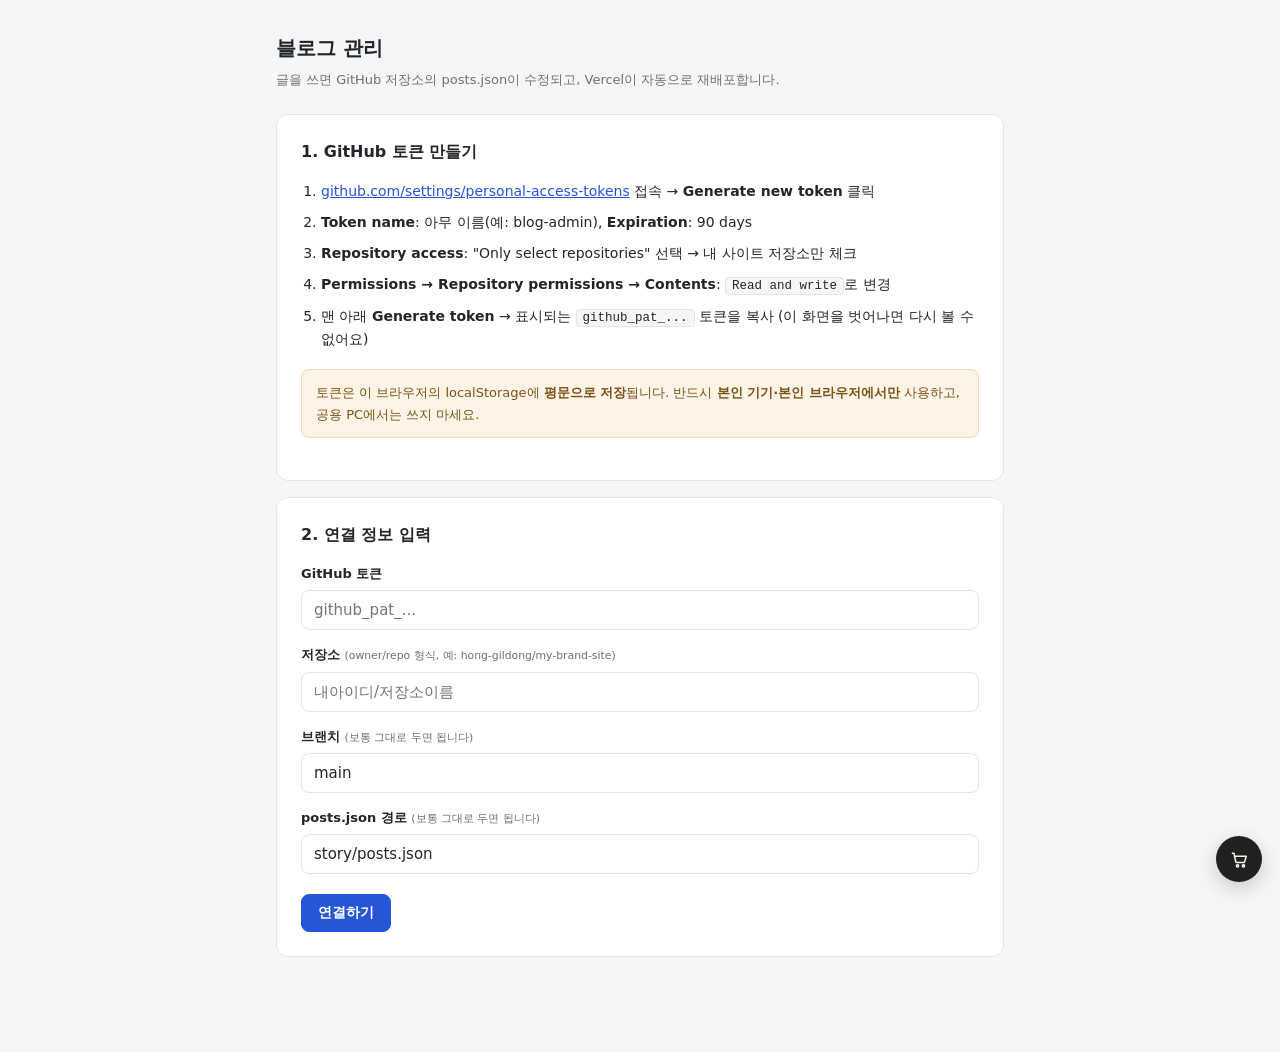
<file: story/admin.html>
<!DOCTYPE html>
<html lang="ko">
<head>
<meta charset="UTF-8">
<meta name="viewport" content="width=device-width, initial-scale=1">
<meta name="description" content="뉴베리니팅 블로그 글을 관리하는 비공개 페이지입니다.">
<meta name="robots" content="noindex,nofollow">
<link rel="canonical" href="https://newberry-knitting.vercel.app/story/admin.html">
<title>블로그 관리 | 뉴베리니팅</title>
<link rel="stylesheet" href="../assets/cart.css">
<style>
:root{
  --a-bg:#f5f6f8; --a-panel:#ffffff; --a-ink:#22252a; --a-sub:#69707a;
  --a-line:#e2e5ea; --a-brand:#2456d6; --a-danger:#c0392b; --a-ok:#1e7e46;
}
*{margin:0;padding:0;box-sizing:border-box}
body{background:var(--a-bg);color:var(--a-ink);line-height:1.65;
  font-family:system-ui,-apple-system,'Apple SD Gothic Neo','Malgun Gothic',sans-serif;
  font-size:15px;min-height:100vh}
.wrap{max-width:760px;margin:0 auto;padding:32px 16px 80px}
h1{font-size:20px;font-weight:700;margin-bottom:4px}
.sub{color:var(--a-sub);font-size:13px;margin-bottom:24px}
.panel{background:var(--a-panel);border:1px solid var(--a-line);border-radius:12px;
  padding:24px;margin-bottom:16px}
.panel h2{font-size:16px;margin-bottom:14px}
ol.guide{margin:0 0 18px 20px;font-size:14px;color:var(--a-ink)}
ol.guide li{margin-bottom:8px}
ol.guide code{background:var(--a-bg);border:1px solid var(--a-line);border-radius:4px;
  padding:1px 6px;font-size:12.5px;word-break:break-all}
.warn{background:#fdf3e7;border:1px solid #f0d9b8;color:#7a5215;border-radius:8px;
  padding:12px 14px;font-size:13px;margin-bottom:18px}
label{display:block;font-size:13px;font-weight:600;margin:14px 0 6px}
label small{font-weight:400;color:var(--a-sub)}
input[type=text],input[type=password],input[type=date],textarea{
  width:100%;border:1px solid var(--a-line);border-radius:8px;padding:10px 12px;
  font-size:15px;font-family:inherit;background:#fff;color:var(--a-ink)}
input:focus,textarea:focus{outline:2px solid color-mix(in srgb,var(--a-brand) 35%,transparent);
  border-color:var(--a-brand)}
textarea{min-height:260px;resize:vertical;line-height:1.7}
.btn{display:inline-block;border:1px solid var(--a-line);background:#fff;color:var(--a-ink);
  border-radius:8px;padding:9px 16px;font-size:14px;font-weight:600;cursor:pointer;
  font-family:inherit}
.btn:hover{background:var(--a-bg)}
.btn.primary{background:var(--a-brand);border-color:var(--a-brand);color:#fff}
.btn.primary:hover{filter:brightness(1.08)}
.btn.danger{color:var(--a-danger)}
.btn.small{padding:5px 10px;font-size:12.5px;font-weight:500}
.btn:disabled{opacity:.5;cursor:default}
.row-actions{display:flex;gap:8px;margin-top:20px;flex-wrap:wrap}
.status{margin:14px 0 0;padding:11px 14px;border-radius:8px;font-size:13.5px;display:none}
.status.show{display:block}
.status.info{background:#eef3fd;color:#1d3f8f;border:1px solid #ccdaf6}
.status.ok{background:#e9f6ee;color:var(--a-ok);border:1px solid #c4e5d1}
.status.err{background:#fdeeec;color:var(--a-danger);border:1px solid #f2cdc7;white-space:pre-line}
.topbar{display:flex;justify-content:space-between;align-items:flex-start;gap:12px;
  flex-wrap:wrap;margin-bottom:20px}
.repo-chip{font-size:12.5px;color:var(--a-sub);background:var(--a-panel);
  border:1px solid var(--a-line);border-radius:999px;padding:4px 12px}
.tbl-wrap{overflow-x:auto}
table{width:100%;border-collapse:collapse;font-size:14px}
th,td{text-align:left;padding:11px 10px;border-bottom:1px solid var(--a-line);
  vertical-align:middle}
th{font-size:12px;color:var(--a-sub);font-weight:600;letter-spacing:.03em}
td.title-cell{font-weight:600;max-width:280px}
td .date{color:var(--a-sub);font-size:13px;white-space:nowrap}
td.ops{white-space:nowrap;text-align:right}
.empty-row td{color:var(--a-sub);text-align:center;padding:32px 10px}
.help{background:var(--a-bg);border:1px solid var(--a-line);border-radius:8px;
  padding:10px 14px;font-size:12.5px;color:var(--a-sub);margin-top:8px;line-height:1.8}
.help code{background:#fff;border:1px solid var(--a-line);border-radius:4px;padding:0 5px}
.hidden{display:none}
a.plain{color:var(--a-brand)}
@media (max-width:520px){
  .panel{padding:18px 14px}
  td.title-cell{max-width:150px}
}
</style>
</head>
<body>
<div class="wrap">
  <h1>블로그 관리</h1>
  <p class="sub">글을 쓰면 GitHub 저장소의 posts.json이 수정되고, Vercel이 자동으로 재배포합니다.</p>

  <!-- ===== 연결 화면 ===== -->
  <section id="view-connect" class="hidden">
    <div class="panel">
      <h2>1. GitHub 토큰 만들기</h2>
      <ol class="guide">
        <li><a class="plain" href="https://github.com/settings/personal-access-tokens" target="_blank" rel="noopener">github.com/settings/personal-access-tokens</a> 접속 → <strong>Generate new token</strong> 클릭</li>
        <li><strong>Token name</strong>: 아무 이름(예: blog-admin), <strong>Expiration</strong>: 90 days</li>
        <li><strong>Repository access</strong>: "Only select repositories" 선택 → 내 사이트 저장소만 체크</li>
        <li><strong>Permissions → Repository permissions → Contents</strong>: <code>Read and write</code>로 변경</li>
        <li>맨 아래 <strong>Generate token</strong> → 표시되는 <code>github_pat_...</code> 토큰을 복사 (이 화면을 벗어나면 다시 볼 수 없어요)</li>
      </ol>
      <div class="warn">토큰은 이 브라우저의 localStorage에 <strong>평문으로 저장</strong>됩니다. 반드시 <strong>본인 기기·본인 브라우저에서만</strong> 사용하고, 공용 PC에서는 쓰지 마세요.</div>
    </div>
    <div class="panel">
      <h2>2. 연결 정보 입력</h2>
      <form id="connect-form">
        <label>GitHub 토큰</label>
        <input type="password" id="c-token" placeholder="github_pat_..." autocomplete="off" required>
        <label>저장소 <small>(owner/repo 형식, 예: hong-gildong/my-brand-site)</small></label>
        <input type="text" id="c-repo" placeholder="내아이디/저장소이름" autocomplete="off" required>
        <label>브랜치 <small>(보통 그대로 두면 됩니다)</small></label>
        <input type="text" id="c-branch" value="main" autocomplete="off">
        <label>posts.json 경로 <small>(보통 그대로 두면 됩니다)</small></label>
        <input type="text" id="c-path" value="story/posts.json" autocomplete="off">
        <div class="row-actions">
          <button type="submit" class="btn primary">연결하기</button>
        </div>
      </form>
      <div id="connect-status" class="status"></div>
    </div>
  </section>

  <!-- ===== 목록 화면 ===== -->
  <section id="view-list" class="hidden">
    <div class="topbar">
      <span class="repo-chip" id="repo-chip"></span>
      <div style="display:flex;gap:8px;flex-wrap:wrap">
        <a class="btn small" href="../index.html" id="open-blog">내 블로그 열기</a>
        <button class="btn small" id="btn-reload">새로고침</button>
        <button class="btn small danger" id="btn-disconnect">연결 해제</button>
      </div>
    </div>
    <div class="panel">
      <div style="display:flex;justify-content:space-between;align-items:center;margin-bottom:14px">
        <h2 style="margin:0">글 목록</h2>
        <button class="btn primary" id="btn-new">새 글 쓰기</button>
      </div>
      <div class="tbl-wrap">
        <table>
          <thead><tr><th>제목</th><th>날짜</th><th style="text-align:right">관리</th></tr></thead>
          <tbody id="post-rows"></tbody>
        </table>
      </div>
      <div id="list-status" class="status"></div>
    </div>
  </section>

  <!-- ===== 편집 화면 ===== -->
  <section id="view-edit" class="hidden">
    <div class="panel">
      <h2 id="edit-heading">새 글 쓰기</h2>
      <form id="edit-form">
        <label>제목</label>
        <input type="text" id="f-title" required>
        <label>날짜</label>
        <input type="date" id="f-date" required>
        <label>요약 <small>(목록 카드에 보이는 한두 문장)</small></label>
        <input type="text" id="f-summary">
        <label>태그 <small>(콤마로 구분, 예: 브랜드, 신제품)</small></label>
        <input type="text" id="f-tags">
        <label>본문</label>
        <textarea id="f-body" required></textarea>
        <label>작성자 <small>(검색·AI 신뢰 신호. 예: 홍길동 · ○○ 대표)</small></label>
        <input type="text" id="f-author">
        <label>FAQ <small>(선택. 한 줄에 하나, <code>질문 | 답</code> 형식 — 글 끝에 접이식으로 붙고 FAQ 구조화 데이터가 됩니다)</small></label>
        <textarea id="f-faq" rows="3" placeholder="무기자차는 왜 하얗게 뜨나요? | 산화아연·이산화티탄 입자가 빛을 반사해서입니다. 얇게 여러 번 펴 바르면 줄어듭니다."></textarea>
        <label>참고·출처 <small>(선택. 한 줄에 하나, <code>제목 | URL</code> 형식)</small></label>
        <textarea id="f-sources" rows="2" placeholder="식약처 기능성화장품 안내 | https://..."></textarea>
        <div class="help">
          본문 작성 규칙 (이것만 지원해요)<br>
          &bull; 문단 나누기: 빈 줄 한 줄<br>
          &bull; 소제목: 줄 맨 앞에 <code>## </code><br>
          &bull; 목록: 줄 맨 앞에 <code>- </code>
        </div>
        <div class="row-actions">
          <button type="submit" class="btn primary" id="btn-save">저장</button>
          <button type="button" class="btn" id="btn-cancel">취소</button>
        </div>
      </form>
      <div id="edit-status" class="status"></div>
    </div>
  </section>
</div>

<script>
(function(){
  'use strict';
  var LS_KEY = 'blogAdminConfig';
  var API = 'https://api.github.com';
  var config = null;      // {token, repo, branch, path}
  var posts = [];         // 현재 posts 배열
  var currentSha = null;  // posts.json의 현재 sha
  var editingId = null;   // 수정 중인 글 id (새 글이면 null)

  // ---------- 유틸 ----------
  function $(id){ return document.getElementById(id); }
  function show(id){ ['view-connect','view-list','view-edit'].forEach(function(v){
    $(v).classList.toggle('hidden', v !== id); }); window.scrollTo(0,0); }
  function setStatus(id, type, msg){
    var n = $(id);
    n.className = 'status show ' + type;
    n.textContent = msg;
  }
  function clearStatus(id){ $(id).className = 'status'; $(id).textContent=''; }

  // 유니코드 안전 base64
  function b64encode(str){
    var bytes = new TextEncoder().encode(str), bin = '';
    for (var i = 0; i < bytes.length; i++) bin += String.fromCharCode(bytes[i]);
    return btoa(bin);
  }
  function b64decode(b64){
    var bin = atob(b64.replace(/\s/g,'')), bytes = new Uint8Array(bin.length);
    for (var i = 0; i < bin.length; i++) bytes[i] = bin.charCodeAt(i);
    return new TextDecoder().decode(bytes);
  }

  function slugify(title){
    var s = String(title).toLowerCase()
      .replace(/[^a-z0-9가-힣]+/g, '-')
      .replace(/^-+|-+$/g, '')
      .slice(0, 40);
    return (s || 'post') + '-' + Date.now().toString(36);
  }

  function today(){
    var d = new Date();
    return d.getFullYear() + '-' + String(d.getMonth()+1).padStart(2,'0') + '-' +
      String(d.getDate()).padStart(2,'0');
  }

  // ---------- GitHub API ----------
  function gh(method, urlPath, body){
    return fetch(API + urlPath, {
      method: method,
      headers: {
        'Authorization': 'Bearer ' + config.token,
        'Accept': 'application/vnd.github+json',
        'X-GitHub-Api-Version': '2022-11-28'
      },
      body: body ? JSON.stringify(body) : undefined
    });
  }

  function contentsPath(){
    return '/repos/' + config.repo + '/contents/' +
      config.path.split('/').map(encodeURIComponent).join('/');
  }

  function friendlyError(status, detail){
    if (status === 401) return '토큰이 올바르지 않거나 만료되었습니다. 연결 해제 후 새 토큰으로 다시 연결해 주세요.';
    if (status === 403) return '권한이 없습니다. 토큰의 Repository access에 이 저장소가 포함되어 있고, Contents 권한이 Read and write인지 확인해 주세요.';
    if (status === 404) return '파일을 찾을 수 없습니다. 저장소 이름(owner/repo), 브랜치, posts.json 경로를 확인해 주세요.';
    return 'GitHub 오류 (' + status + ')' + (detail ? '\n' + detail : '');
  }

  function loadPosts(){
    return gh('GET', contentsPath() + '?ref=' + encodeURIComponent(config.branch))
      .then(function(r){
        if (!r.ok) return r.json().catch(function(){return {};}).then(function(j){
          throw new Error(friendlyError(r.status, j.message));
        });
        return r.json();
      })
      .then(function(j){
        currentSha = j.sha;
        var parsed;
        try { parsed = JSON.parse(b64decode(j.content)); }
        catch(e){ throw new Error('posts.json 파싱에 실패했습니다. 파일이 올바른 JSON인지 확인해 주세요.'); }
        posts = Array.isArray(parsed) ? parsed : [];
        return posts;
      });
  }

  // newPosts 저장. 409/sha 불일치 시 1회 재로드 후 재시도.
  function savePosts(newPosts, message, isRetry){
    var body = {
      message: message,
      content: b64encode(JSON.stringify(newPosts, null, 2) + '\n'),
      sha: currentSha,
      branch: config.branch
    };
    return gh('PUT', contentsPath(), body).then(function(r){
      if (r.ok) return r.json().then(function(j){
        currentSha = j.content && j.content.sha;
        posts = newPosts;
      });
      return r.json().catch(function(){return {};}).then(function(j){
        var conflict = r.status === 409 ||
          (r.status === 422 && /sha/i.test(j.message || ''));
        if (conflict && !isRetry){
          // 원격이 먼저 바뀜: 재로드 후 1회 재시도 (내 변경을 최신 상태 위에 다시 적용해야 하므로
          // 여기서는 sha만 새로 받아 같은 내용으로 재시도)
          return loadPosts().then(function(){
            return savePosts(newPosts, message, true);
          });
        }
        throw new Error(friendlyError(r.status, j.message));
      });
    });
  }

  // ---------- 화면: 연결 ----------
  $('connect-form').addEventListener('submit', function(e){
    e.preventDefault();
    var repo = $('c-repo').value.trim().replace(/^https?:\/\/github\.com\//,'').replace(/\/+$/,'');
    var cfg = {
      token: $('c-token').value.trim(),
      repo: repo,
      branch: $('c-branch').value.trim() || 'main',
      path: $('c-path').value.trim().replace(/^\/+/,'') || 'story/posts.json'
    };
    if (!/^[^\/\s]+\/[^\/\s]+$/.test(cfg.repo)){
      setStatus('connect-status','err','저장소는 owner/repo 형식으로 입력해 주세요. (예: hong-gildong/my-site)');
      return;
    }
    config = cfg;
    setStatus('connect-status','info','연결 확인 중...');
    loadPosts().then(function(){
      localStorage.setItem(LS_KEY, JSON.stringify(cfg));
      clearStatus('connect-status');
      renderList();
      show('view-list');
    }).catch(function(err){
      config = null;
      setStatus('connect-status','err', err.message);
    });
  });

  // ---------- 화면: 목록 ----------
  function renderList(){
    $('repo-chip').textContent = config.repo + ' · ' + config.branch + ' · ' + config.path;
    var tbody = $('post-rows');
    tbody.textContent = '';
    var sorted = posts.slice().sort(function(a,b){
      return String(b.date||'').localeCompare(String(a.date||''));
    });
    if (sorted.length === 0){
      var tr = document.createElement('tr');
      tr.className = 'empty-row';
      var td = document.createElement('td');
      td.colSpan = 3;
      td.textContent = '아직 글이 없습니다. 첫 글을 써보세요.';
      tr.appendChild(td);
      tbody.appendChild(tr);
      return;
    }
    sorted.forEach(function(p){
      var tr = document.createElement('tr');
      var tdT = document.createElement('td');
      tdT.className = 'title-cell';
      tdT.textContent = String(p.title || '(제목 없음)');
      var tdD = document.createElement('td');
      var span = document.createElement('span');
      span.className = 'date';
      span.textContent = String(p.date || '');
      tdD.appendChild(span);
      var tdO = document.createElement('td');
      tdO.className = 'ops';
      var bE = document.createElement('button');
      bE.className = 'btn small'; bE.type = 'button'; bE.textContent = '수정';
      bE.addEventListener('click', function(){ openEdit(p.id); });
      var bD = document.createElement('button');
      bD.className = 'btn small danger'; bD.type = 'button'; bD.textContent = '삭제';
      bD.style.marginLeft = '6px';
      bD.addEventListener('click', function(){ removePost(p); });
      tdO.appendChild(bE); tdO.appendChild(bD);
      tr.appendChild(tdT); tr.appendChild(tdD); tr.appendChild(tdO);
      tbody.appendChild(tr);
    });
  }

  $('btn-reload').addEventListener('click', function(){
    setStatus('list-status','info','불러오는 중...');
    loadPosts().then(function(){ clearStatus('list-status'); renderList(); })
      .catch(function(err){ setStatus('list-status','err', err.message); });
  });

  $('btn-disconnect').addEventListener('click', function(){
    if (!confirm('연결을 해제할까요? 저장된 토큰과 설정이 이 브라우저에서 삭제됩니다.')) return;
    localStorage.removeItem(LS_KEY);
    config = null; posts = []; currentSha = null;
    $('c-token').value = '';
    show('view-connect');
  });

  function removePost(p){
    if (!confirm('"' + String(p.title||'') + '" 글을 삭제할까요? 되돌릴 수 없습니다.')) return;
    var newPosts = posts.filter(function(x){ return x.id !== p.id; });
    setStatus('list-status','info','삭제하는 중...');
    savePosts(newPosts, 'post: 삭제 - ' + String(p.title||p.id))
      .then(function(){
        renderList();
        setStatus('list-status','ok','삭제 완료 — Vercel이 1~2분 안에 자동 재배포합니다.');
      })
      .catch(function(err){ setStatus('list-status','err', err.message); });
  }

  // ---------- 화면: 편집 ----------
  function openEdit(id){
    editingId = id || null;
    clearStatus('edit-status');
    var p = null;
    if (id) posts.forEach(function(x){ if (x.id === id) p = x; });
    $('edit-heading').textContent = p ? '글 수정' : '새 글 쓰기';
    $('f-title').value = p ? String(p.title||'') : '';
    $('f-date').value = p ? String(p.date||today()) : today();
    $('f-summary').value = p ? String(p.summary||'') : '';
    $('f-tags').value = p && Array.isArray(p.tags) ? p.tags.join(', ') : '';
    $('f-body').value = p ? String(p.body||'') : '';
    $('f-author').value = p ? String(p.author||'') : (localStorage.getItem('blog-author') || '');
    $('f-faq').value = p && Array.isArray(p.faq) ? p.faq.map(function(f){ return (f.q||'') + ' | ' + (f.a||''); }).join('\n') : '';
    $('f-sources').value = p && Array.isArray(p.sources) ? p.sources.map(function(s){ return (s.title||'') + (s.url ? ' | ' + s.url : ''); }).join('\n') : '';
    show('view-edit');
  }

  $('btn-new').addEventListener('click', function(){ openEdit(null); });
  $('btn-cancel').addEventListener('click', function(){ show('view-list'); });

  $('edit-form').addEventListener('submit', function(e){
    e.preventDefault();
    var title = $('f-title').value.trim();
    var prev = null;
    if (editingId) posts.forEach(function(x){ if (x.id === editingId) prev = x; });
    function pairs(text, k1, k2){
      return text.split('\n').map(function(l){ return l.trim(); }).filter(Boolean).map(function(l){
        var i = l.indexOf('|'); var o = {};
        o[k1] = (i < 0 ? l : l.slice(0, i)).trim();
        if (i >= 0 && l.slice(i+1).trim()) o[k2] = l.slice(i+1).trim();
        return o;
      });
    }
    var author = $('f-author').value.trim();
    if (author) localStorage.setItem('blog-author', author);
    var faq = pairs($('f-faq').value, 'q', 'a').filter(function(f){ return f.q && f.a; });
    var sources = pairs($('f-sources').value, 'title', 'url');
    // 이 폼에 없는 필드(url·description·updated 등)는 그대로 보존합니다.
    var post = Object.assign({}, prev || {}, {
      id: editingId || slugify(title),
      title: title,
      date: $('f-date').value || today(),
      summary: $('f-summary').value.trim(),
      tags: $('f-tags').value.split(',').map(function(s){return s.trim();}).filter(Boolean),
      body: $('f-body').value.replace(/\r\n/g,'\n').trim()
    });
    if (author) post.author = author; else delete post.author;
    if (faq.length) post.faq = faq; else delete post.faq;
    if (sources.length) post.sources = sources; else delete post.sources;
    if (prev && prev.body !== post.body) post.updated = today();
    var newPosts;
    if (editingId){
      newPosts = posts.map(function(x){ return x.id === editingId ? post : x; });
    } else {
      newPosts = posts.concat([post]);
    }
    var btn = $('btn-save');
    btn.disabled = true;
    setStatus('edit-status','info','저장하는 중...');
    savePosts(newPosts, 'post: ' + title)
      .then(function(){
        btn.disabled = false;
        renderList();
        show('view-list');
        setStatus('list-status','ok','저장 완료 — Vercel이 1~2분 안에 자동 재배포합니다. 위의 "내 블로그 열기"로 확인해 보세요.');
      })
      .catch(function(err){
        btn.disabled = false;
        setStatus('edit-status','err', err.message);
      });
  });

  // ---------- 시작 ----------
  (function init(){
    var saved = null;
    try { saved = JSON.parse(localStorage.getItem(LS_KEY) || 'null'); } catch(e){}
    if (saved && saved.token && saved.repo){
      config = saved;
      show('view-list');
      $('repo-chip').textContent = config.repo;
      setStatus('list-status','info','글 목록을 불러오는 중...');
      loadPosts().then(function(){ clearStatus('list-status'); renderList(); })
        .catch(function(err){ setStatus('list-status','err', err.message); renderList(); });
    } else {
      show('view-connect');
    }
  })();
})();
</script>
  <script src="../assets/cart.js" defer></script>

</body>
</html>
</file>
<file: assets/cart.css>
/* ==========================================================================
   장바구니 부품 키트 — cart.css
   실행DAY 2026-08-29 · https://runday.irumai.kr/260829/kit/cart/

   ● 브랜드에 맞추려면 아래 변수 6개만 바꾸면 됩니다.
     클래스 이름은 전부 rdcart- 로 시작해서 내 사이트 CSS 와 겹치지 않습니다.
   ========================================================================== */
:root {
  --cart-bg:     #f7f5f0;   /* 서랍 바탕색 */
  --cart-ink:    #20201e;   /* 글자색 (버튼 바탕색으로도 씁니다) */
  --cart-line:   rgba(44, 48, 41, .16);   /* 구분선 */
  --cart-accent: #e4002b;   /* 뱃지·강조 */
  --cart-radius: 2px;      /* 모서리 둥글기 */
  --cart-font:   "Pretendard Variable", "Pretendard", "Apple SD Gothic Neo",
                 "Noto Sans KR", "Malgun Gothic", sans-serif;
}

/* ───────── 열렸을 때 배경 스크롤 잠금 ───────── */
html.rdcart-locked, body.rdcart-locked { overflow: hidden; }

/* ───────── 장바구니 버튼 ───────── */
.rdcart-btn {
  position: relative;
  display: inline-grid; place-items: center;
  width: 46px; height: 46px; padding: 0;
  border: 0; border-radius: 999px;
  background: var(--cart-ink); color: var(--cart-bg);
  font: inherit; cursor: pointer;
  transition: transform .2s ease, box-shadow .2s ease;
}
.rdcart-btn--float {
  position: fixed; right: 18px; bottom: 18px; z-index: 90;
  box-shadow: 0 6px 20px rgba(0, 0, 0, .18);
}
.rdcart-btn:active { transform: translateY(0); }
@media (hover: hover) { .rdcart-btn:hover { transform: translateY(-1px); } }
.rdcart-btn:focus-visible { outline: 2px solid var(--cart-accent); outline-offset: 3px; }
.rdcart-btn svg { display: block; }

.rdcart-btn__count {
  position: absolute; top: -3px; right: -3px;
  min-width: 20px; height: 20px; padding: 0 5px;
  display: grid; place-items: center;
  border-radius: 999px;
  background: var(--cart-accent); color: #fff;
  font-family: var(--cart-font);
  font-size: 11px; font-weight: 800; line-height: 1;
  transform: scale(0); transition: transform .25s cubic-bezier(.2, .8, .3, 1);
}
.rdcart-btn--has .rdcart-btn__count { transform: scale(1); }

/* 담기 버튼의 "담았습니다" 순간 (참가자 버튼 스타일은 건드리지 않습니다) */
.rdcart-added { opacity: .68; }

/* ───────── 서랍 ───────── */
.rdcart {
  display: none;
  position: fixed; inset: 0; z-index: 100;
  overflow: hidden;
  pointer-events: none;
  font-family: var(--cart-font);
  color: var(--cart-ink);
  -webkit-text-size-adjust: 100%;
}
.rdcart--open { display: block; pointer-events: auto; }

.rdcart__back {
  position: absolute; inset: 0;
  background: rgba(20, 18, 16, .48);
  opacity: 0; transition: opacity .32s ease;
}
.rdcart--open .rdcart__back { opacity: 1; }

.rdcart__panel {
  position: absolute; top: 0; right: 0;
  height: 100%; width: min(400px, 92vw);
  display: flex; flex-direction: column;
  background: var(--cart-bg);
  box-shadow: -18px 0 54px rgba(20, 18, 16, .2);
  transform: translateX(100%);
  transition: transform .38s cubic-bezier(.2, .8, .3, 1);
}
.rdcart--open .rdcart__panel { transform: none; }

.rdcart__head {
  display: flex; align-items: center; justify-content: space-between;
  gap: 12px; padding: 20px 22px;
  border-bottom: 1px solid var(--cart-line);
}
.rdcart__title { margin: 0; font-size: 17px; font-weight: 800; letter-spacing: -.02em; }
.rdcart__close {
  width: 34px; height: 34px; flex: none;
  border: 0; border-radius: 999px; background: none;
  color: var(--cart-ink); font: inherit; font-size: 22px; line-height: 1;
  cursor: pointer; opacity: .6;
}
@media (hover: hover) { .rdcart__close:hover { background: var(--cart-line); opacity: 1; } }
.rdcart__close:focus-visible { outline: 2px solid var(--cart-accent); outline-offset: 2px; }

.rdcart__body { flex: 1; overflow-y: auto; padding: 6px 22px; -webkit-overflow-scrolling: touch; }
.rdcart__empty { padding: 34px 0; margin: 0; font-size: 14px; line-height: 1.85; opacity: .6; }

/* ───────── 줄 ───────── */
.rdcart__line {
  display: flex; align-items: center; gap: 12px;
  padding: 15px 0; border-bottom: 1px solid var(--cart-line);
}
.rdcart__grow { flex: 1; min-width: 0; }
.rdcart__grow b {
  display: block; font-size: 14.5px; font-weight: 700; letter-spacing: -.02em;
  overflow-wrap: anywhere;
}
.rdcart__grow small { display: block; margin-top: 3px; font-size: 12.5px; opacity: .6; }

.rdcart__go {
  display: inline-block; margin-top: 7px;
  font-size: 12.5px; font-weight: 700; color: var(--cart-ink);
  text-decoration: none;
  border-bottom: 1.5px solid var(--cart-ink); padding-bottom: 1px;
}
@media (hover: hover) { .rdcart__go:hover { opacity: .6; } }
.rdcart__go--off {
  font-weight: 400; opacity: .45;
  border-bottom-style: dotted; cursor: default;
}

.rdcart__qty {
  display: inline-flex; align-items: center; flex: none;
  border-radius: 999px; box-shadow: inset 0 0 0 1.5px var(--cart-line);
}
.rdcart__qty button {
  width: 32px; height: 32px; padding: 0;
  border: 0; border-radius: 999px; background: none;
  color: var(--cart-ink); font: inherit; font-size: 16px; font-weight: 700;
  cursor: pointer;
}
@media (hover: hover) { .rdcart__qty button:hover { background: var(--cart-line); } }
.rdcart__qty button:focus-visible { outline: 2px solid var(--cart-accent); outline-offset: 1px; }
.rdcart__qty > span { min-width: 26px; text-align: center; font-size: 14px; font-weight: 700; }

.rdcart__kill {
  flex: none; border: 0; background: none; padding: 4px 2px;
  color: var(--cart-ink); font: inherit; font-size: 12px; opacity: .55;
  text-decoration: underline; text-underline-offset: 3px; cursor: pointer;
}
@media (hover: hover) { .rdcart__kill:hover { opacity: 1; color: var(--cart-accent); } }

/* ───────── 아래 (합계·안내·버튼) ───────── */
.rdcart__foot {
  padding: 18px 22px calc(22px + env(safe-area-inset-bottom, 0px));
  border-top: 1px solid var(--cart-line);
  background: var(--cart-bg);
}
.rdcart__sum { display: flex; align-items: baseline; justify-content: space-between; }
.rdcart__sum span { font-size: 13px; opacity: .6; }
.rdcart__sum b { font-size: 21px; font-weight: 800; letter-spacing: -.03em; }

.rdcart__lead { margin: 12px 0 14px; font-size: 12.5px; line-height: 1.7; opacity: .62; }

.rdcart__acts { display: grid; grid-template-columns: 1fr 1fr; gap: 8px; }
.rdcart__act {
  display: inline-flex; align-items: center; justify-content: center;
  min-height: 46px; padding: 0 12px;
  border: 1.5px solid var(--cart-ink); border-radius: var(--cart-radius);
  font: inherit; font-size: 14px; font-weight: 700; letter-spacing: -.01em;
  text-decoration: none; cursor: pointer;
  transition: opacity .2s ease;
}
@media (hover: hover) { .rdcart__act:hover { opacity: .78; } }
.rdcart__act:focus-visible { outline: 2px solid var(--cart-accent); outline-offset: 2px; }
.rdcart__act--solid { background: var(--cart-ink); color: var(--cart-bg); }
.rdcart__act--ghost { background: none; color: var(--cart-ink); }
.rdcart__act[aria-disabled="true"] { opacity: .35; pointer-events: none; }
.rdcart--empty .rdcart__act { opacity: .35; pointer-events: none; }
.rdcart--empty .rdcart__sum { opacity: .45; }

/* ───────── 모바일 (375px 에서 전체 폭) ───────── */
@media (max-width: 480px) {
  .rdcart__panel { width: 100%; box-shadow: none; }
  .rdcart__head, .rdcart__body, .rdcart__foot { padding-left: 18px; padding-right: 18px; }
  .rdcart__line { gap: 9px; }
  .rdcart__kill { font-size: 11.5px; }
  .rdcart-btn--float { right: 12px; bottom: 12px; }
}

/* ───────── 움직임을 줄여 달라는 설정 존중 ───────── */
@media (prefers-reduced-motion: reduce) {
  .rdcart__panel, .rdcart__back, .rdcart-btn, .rdcart-btn__count, .rdcart__act {
    transition: none !important;
  }
  .rdcart-btn:hover { transform: none; }
}
</file>
